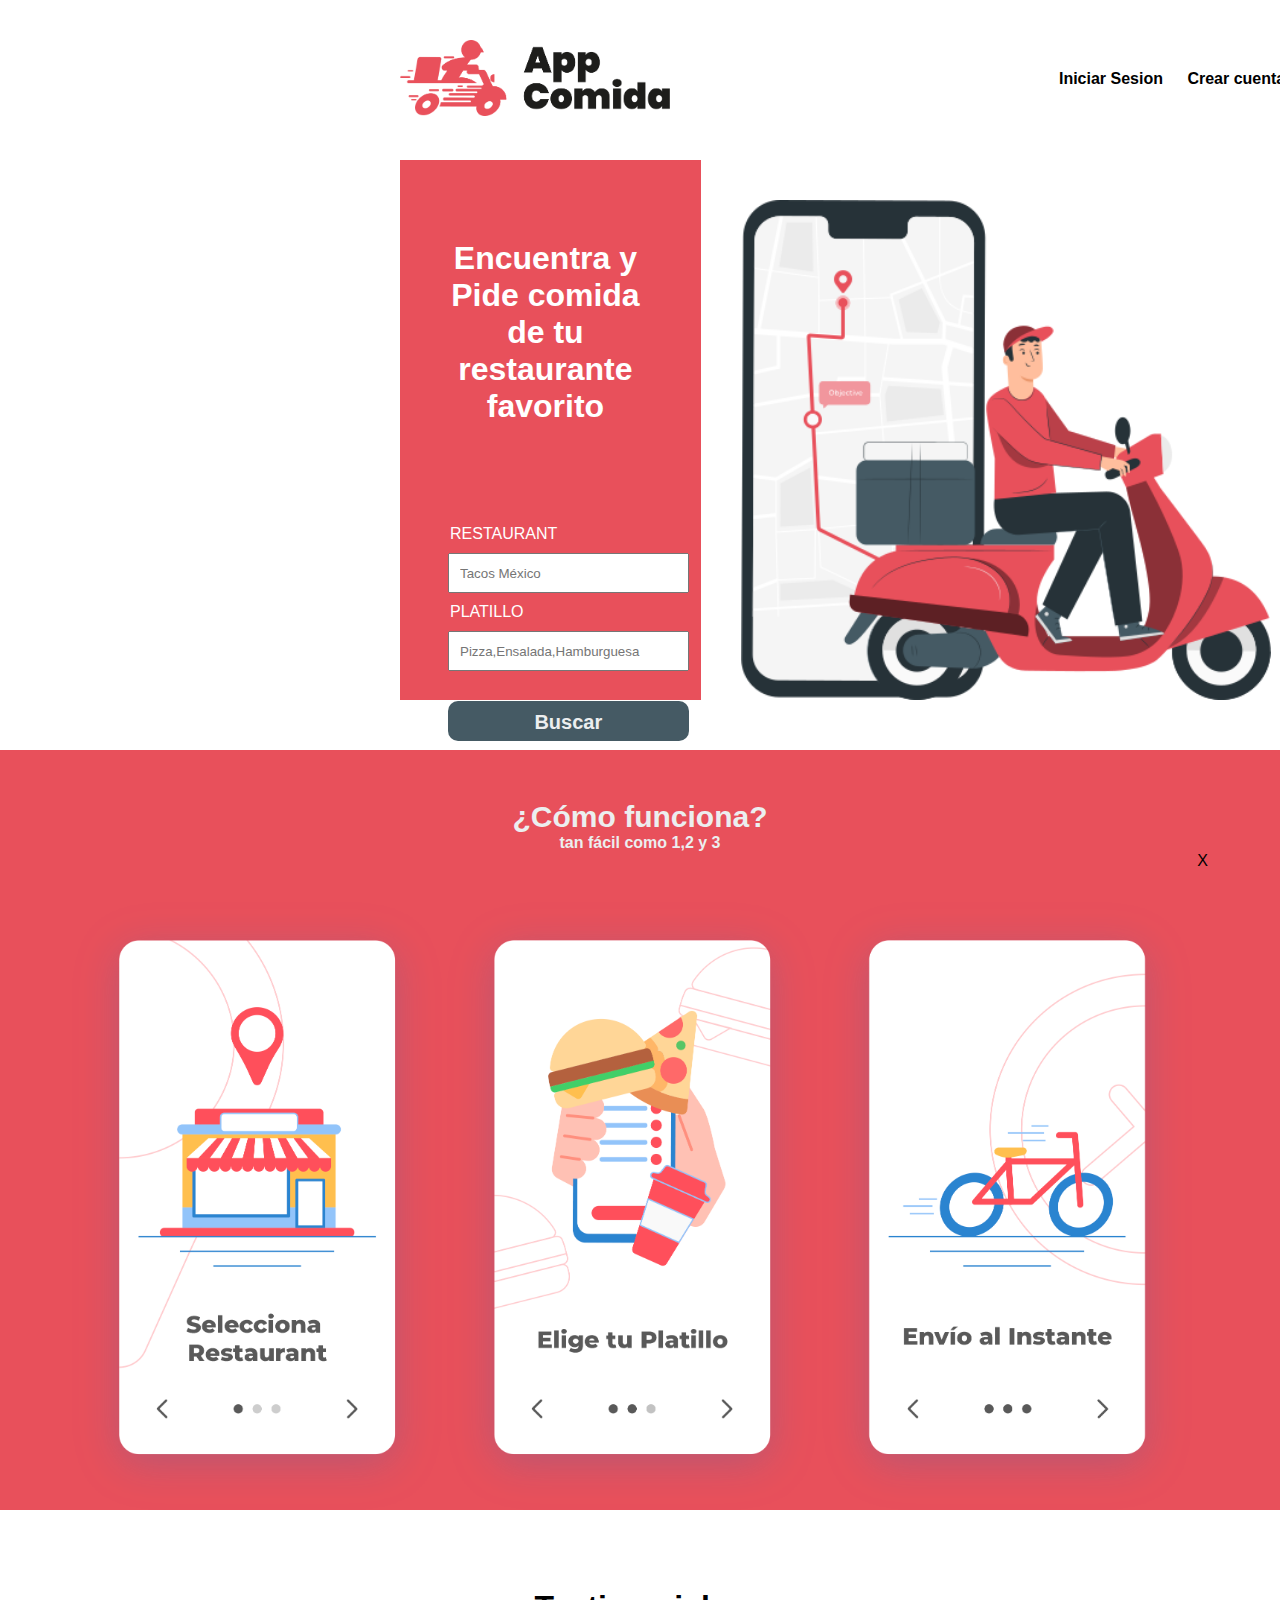
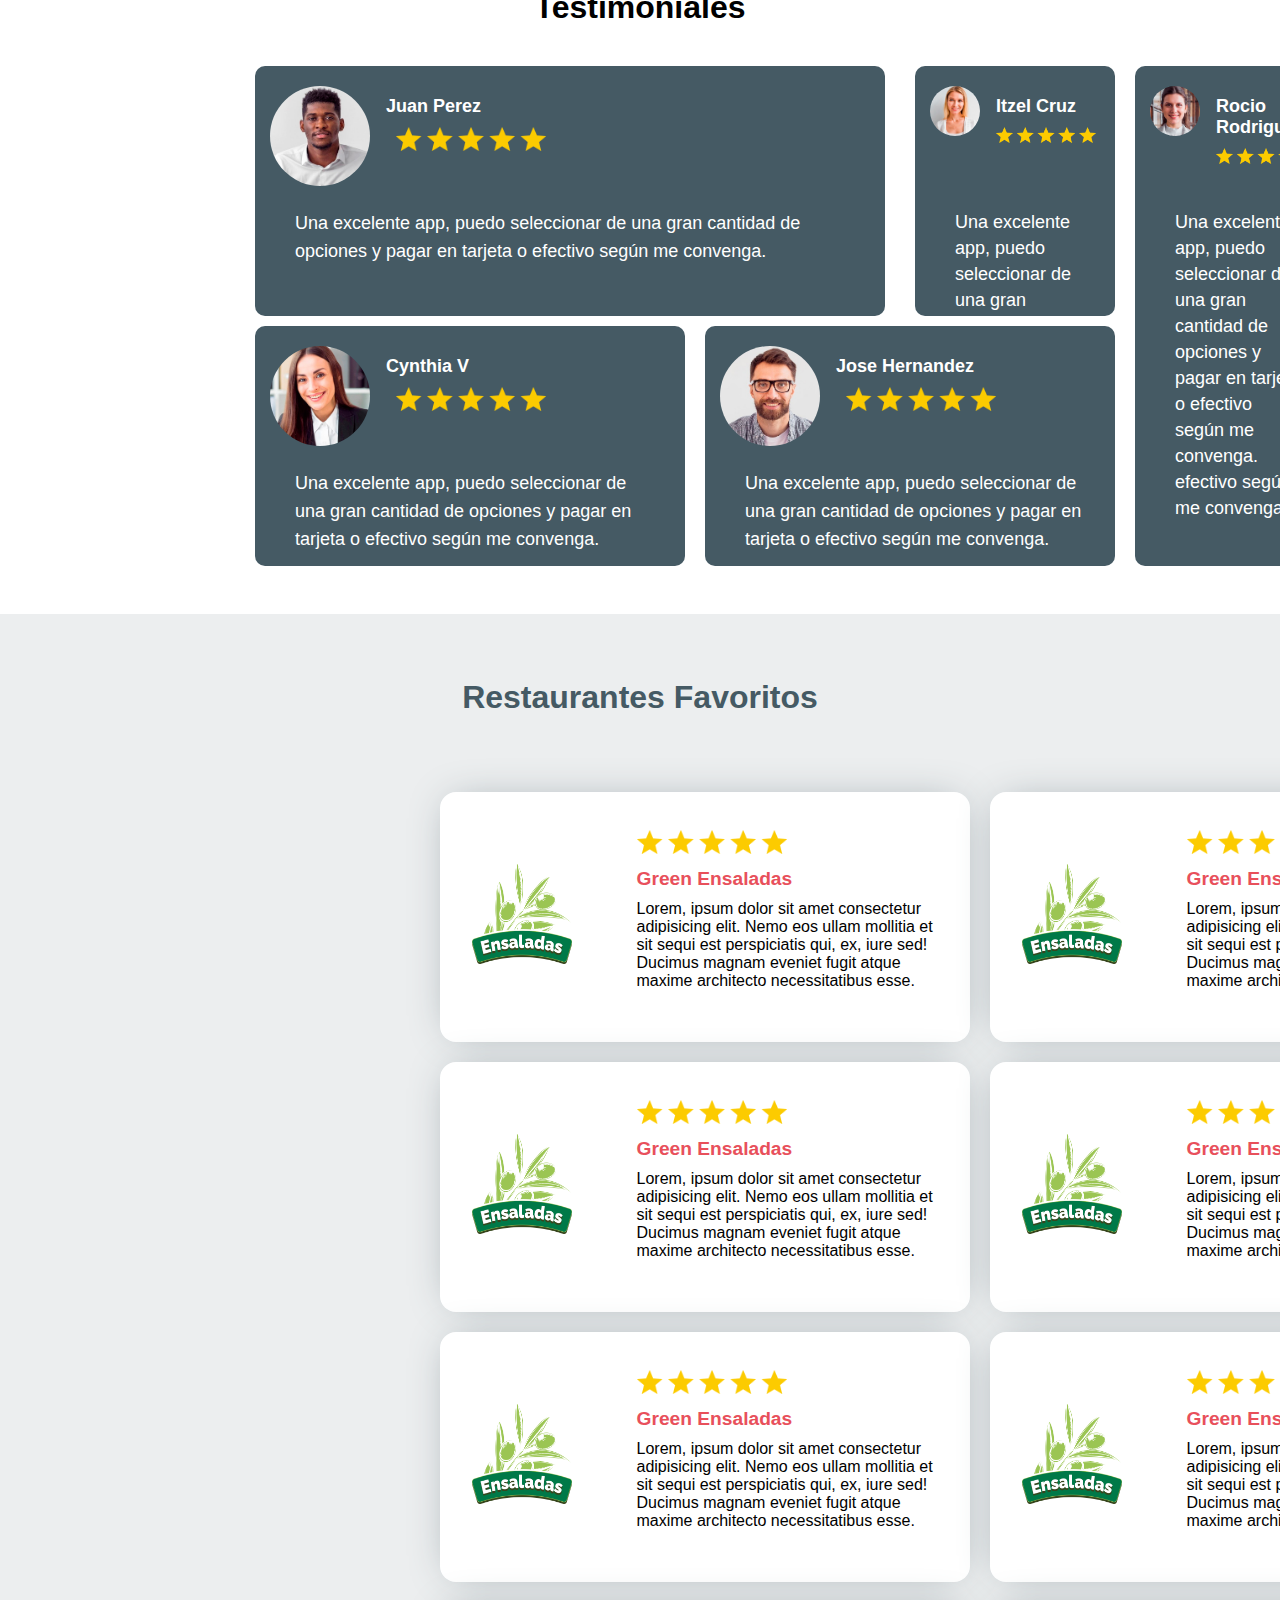
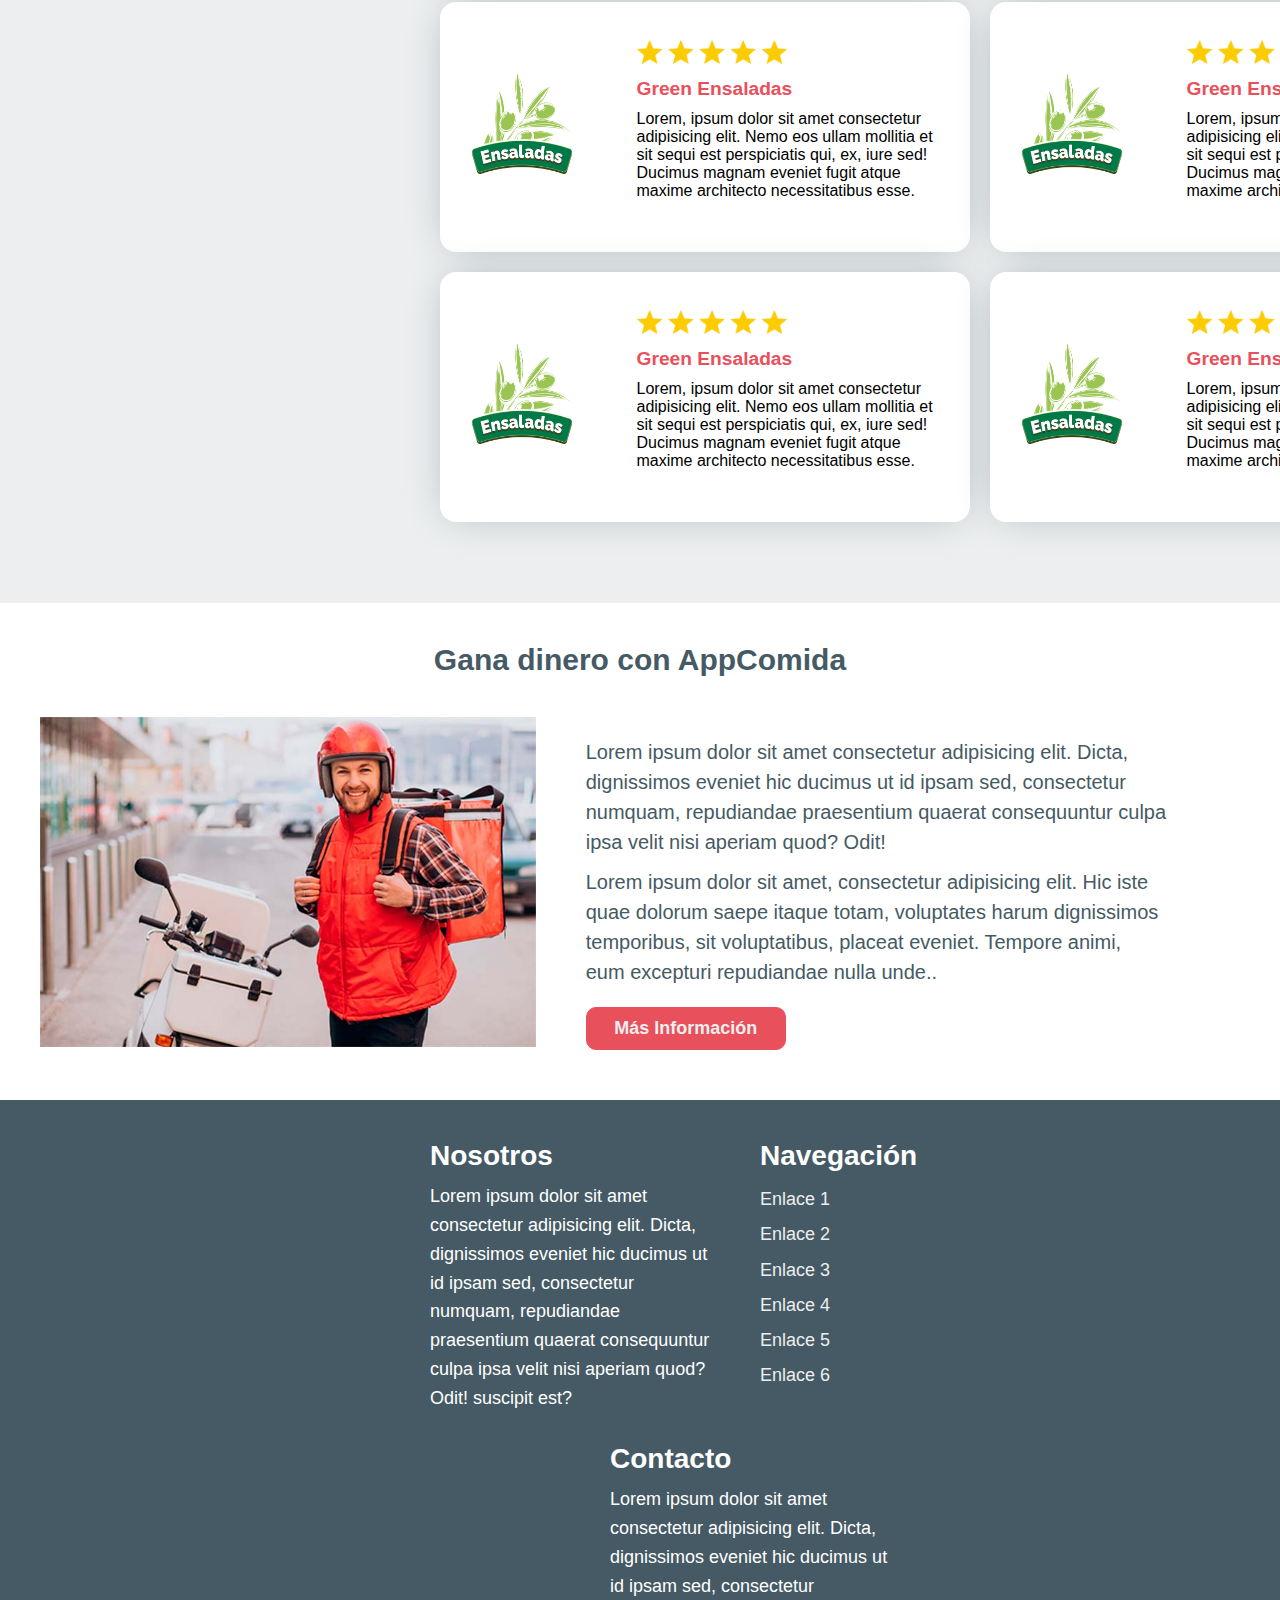
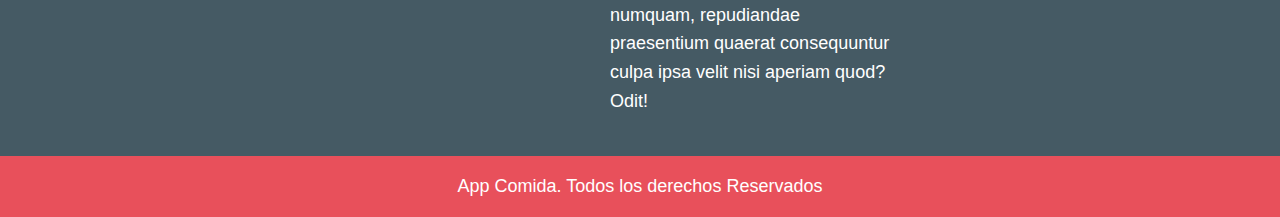
<file: index.html>
<!DOCTYPE html>
<html lang="en">

<head>
    <meta charset="UTF-8">
    <meta http-equiv="X-UA-Compatible" content="IE=edge">
    <meta name="viewport" content="width=device-width, initial-scale=1.0">
    <link rel="stylesheet" href="style.css  ">
    <title>App Delivery</title>
    <link rel="icon" href="EJERCICIOSS6-1/img/logo (1).png" type="image/x-icon">
</head>

<body>

    <header class="header-contenedor">

        <div class="header-img">
            <img src="EJERCICIOSS6-1/img/logo (1).png" alt="" width="270px">
        </div>
        <nav class="navegacion">
            <div class="navegacion_full">
                <a href="#" class="navegacion_link"> Iniciar Sesion</a>
                <a href="#" class="navegacion_link"> Crear cuenta</a>
                <a href="#" class="navegacion_registrar">Registrar Restaurant</a>
            </div>
        </nav>
    </header>
    <main>
        <section class="formulario_contenedor">
            <div class="formulario">
                <h2 class="formulario_cabeza">Encuentra y Pide comida de tu restaurante favorito</h2>
                <form action="#">
                    <div class="formulario_input">
                        <p class="formulario_texto">RESTAURANT</p>
                        <label for="restaurant"></label>
                        <input type="text" placeholder="Tacos México">
                        <p class="formulario_texto">PLATILLO</p>
                        <label for="platillo"></label>
                        <input type="text" placeholder="Pizza,Ensalada,Hamburguesa">
                    </div>
                    <button class="formulario_boton"> Buscar</button>
                </form>
            </div>

            <div class="formulario_imagen_contenedor">
                <img class="formulario_imagen" src="EJERCICIOSS6-1/img/dibujo_repartidor.png" alt="" width="530px">
            </div>
        </section>
        </div>

        <section class="pasos">
            <div class="pasos_contenido">
                <h2 class="pasos_contenido_titulo">¿Cómo funciona?</h2>
                <p class="pasos_contenido_subtitulo"> tan fácil como 1,2 y 3</p>
                <div class="pasos_pasos">
                    <img width="400px" class="pasos_imagenes" src="EJERCICIOSS6-1/img/paso_1.png" alt="paso1">
                    <img width="400px" class="pasos_imagenes" src="EJERCICIOSS6-1/img/paso_2.png" alt="paso_2">
                    <img width="400px" class="pasos_imagenes" src="EJERCICIOSS6-1/img/paso_3.png" alt="paso_3">X
                </div>
            </div>
        </section>
        <section>

            <section class="contenedor_testimoniales">
                <h2 class="testimoniales__heading">Testimoniales</h2>

                <div class="testimoniales__grid">
                    <div class="testimonial">
                        <header class="testimonial__header">
                            <div class="testimonial__imagen">
                                <img class="yara" src="EJERCICIOSS6-1/img/testimonial1.jpg" alt="testimonial"
                                    width="100px" height="100px" />
                            </div>

                            <div class="testimonial__informacion">
                                <p class="testimonial__autor">Juan Perez</p>
                                <img class="testimonial__calificacion" src="EJERCICIOSS6-1/img/estrellas.png"
                                    alt="imagen estrellas" />
                            </div>
                        </header>

                        <p class="testimonial__texto">
                            Una excelente app, puedo seleccionar de una gran cantidad de opciones y
                            pagar en tarjeta o efectivo según me convenga.
                        </p>
                    </div>
                    <!--.testimonial-->

                    <div class="testimonial">
                        <header class="testimonial__header">
                            <div class="testimonial__imagen">
                                <img class="yara" src="EJERCICIOSS6-1/img/testimonial5.jpg" alt="testimonial"
                                    width="50px" height="50px" />
                            </div>

                            <div class="testimonial__informacion_small">
                                <p class="testimonial__autor">Itzel Cruz</p>
                                <img class="testimonial__calificacion" src="EJERCICIOSS6-1/img/estrellas.png"
                                    alt="imagen estrellas" />
                            </div>
                        </header>

                        <p class="testimonial__texto__small">
                            Una excelente app, puedo seleccionar de una gran cantidad.
                        </p>
                    </div>
                    <!--.testimonial-->

                    <div class="testimonial">
                        <header class="testimonial__header">
                            <div class="testimonial__imagen">
                                <img class="yara" src="EJERCICIOSS6-1/img/testimonial4.jpg" alt="testimonial"
                                    height="50px" width="50px" />
                            </div>

                            <div class="testimonial__informacion_small">
                                <p class="testimonial__autor">Rocio<br> Rodriguez</p>
                                <img class="testimonial__calificacion" width="50px"
                                    src="EJERCICIOSS6-1/img/estrellas.png" alt="imagen estrellas" />
                            </div>
                        </header>

                        <p class="testimonial__texto__small">
                            Una excelente app, puedo seleccionar de una gran cantidad de opciones y
                            pagar en tarjeta o efectivo según me convenga. efectivo según me convenga.
                        </p>
                    </div>
                    <!--.testimonial-->

                    <div class="testimonial">
                        <header class="testimonial__header">
                            <div class="testimonial__imagen">
                                <img class="yara" src="EJERCICIOSS6-1/img/testimonial2.jpg" alt="testimonial"
                                    height="100px" width="100px" />
                            </div>

                            <div class="testimonial__informacion">
                                <p class="testimonial__autor">Cynthia V</p>

                                <img class="testimonial__calificacion" src="EJERCICIOSS6-1/img/estrellas.png"
                                    alt="imagen estrellas" />
                            </div>
                        </header>

                        <p class="testimonial__texto">
                            Una excelente app, puedo seleccionar de una gran cantidad de opciones y
                            pagar en tarjeta o efectivo según me convenga.
                        </p>
                    </div>
                    <!--.testimonial-->

                    <div class="testimonial">
                        <header class="testimonial__header">
                            <div class="testimonial__imagen">
                                <img class="yara" src="EJERCICIOSS6-1/img/testimonial3.jpg" alt="testimonial" height="100px 
                                " width="100px" />
                            </div>

                            <div class="testimonial__informacion">
                                <p class="testimonial__autor">Jose Hernandez</p>
                                <img class="testimonial__calificacion" src="EJERCICIOSS6-1/img/estrellas.png"
                                    alt="imagen estrellas" />
                            </div>
                        </header>

                        <p class="testimonial__texto">
                            Una excelente app, puedo seleccionar de una gran cantidad de opciones y
                            pagar en tarjeta o efectivo según me convenga.
                        </p>
                    </div>
                    <!--.testimonial-->
                </div>
            </section>

            <div class="favoritos_contenedor">
                <div class="favoritos">
                    <h2 class="favorito_titulo">Restaurantes Favoritos</h2>
                </div>





                <div class="favoritos_contenedor">
                    <div class="tarjeta">
                        <div class="imagen_contenido">
                            <div class="row">
                                <div class="col-lg-4">
                                    <img src="EJERCICIOSS6-1/img/logo_ensaladas.png" alt="Ensaladas" width="100px"
                                        height="100px">

                                </div>
                                <div class="col-lg-8">
                                    <div class="estrellas"><img src="EJERCICIOSS6-1/img/estrellas.png" alt=""></div>
                                    <h3 class="imagen_nombre">Green Ensaladas</h3>
                                    <p class="imagen_texto">

                                        Lorem, ipsum dolor sit amet consectetur adipisicing elit. Nemo eos ullam
                                        mollitia et sit
                                        sequi est perspiciatis qui, ex, iure sed! Ducimus magnam eveniet fugit atque
                                        maxime
                                        architecto necessitatibus esse.
                                    </p>
                                </div>
                            </div>



                        </div>
                        <div class="imagen_contenido">
                            <div class="row">
                                <div class="col-lg-4">
                                    <img src="EJERCICIOSS6-1/img/logo_ensaladas.png" alt="Ensaladas" width="100px"
                                        height="100px">

                                </div>
                                <div class="col-lg-8">
                                    <div class="estrellas"><img src="EJERCICIOSS6-1/img/estrellas.png" alt=""></div>
                                    <h3 class="imagen_nombre">Green Ensaladas</h3>
                                    <p class="imagen_texto">

                                        Lorem, ipsum dolor sit amet consectetur adipisicing elit. Nemo eos ullam
                                        mollitia et sit
                                        sequi est perspiciatis qui, ex, iure sed! Ducimus magnam eveniet fugit atque
                                        maxime
                                        architecto necessitatibus esse.
                                    </p>
                                </div>
                            </div>



                        </div>
                        <div class="imagen_contenido">
                            <div class="row">
                                <div class="col-lg-4">
                                    <img src="EJERCICIOSS6-1/img/logo_ensaladas.png" alt="Ensaladas" width="100px"
                                        height="100px">

                                </div>
                                <div class="col-lg-8">
                                    <div class="estrellas"><img src="EJERCICIOSS6-1/img/estrellas.png" alt=""></div>
                                    <h3 class="imagen_nombre">Green Ensaladas</h3>
                                    <p class="imagen_texto">

                                        Lorem, ipsum dolor sit amet consectetur adipisicing elit. Nemo eos ullam
                                        mollitia et sit
                                        sequi est perspiciatis qui, ex, iure sed! Ducimus magnam eveniet fugit atque
                                        maxime
                                        architecto necessitatibus esse.
                                    </p>
                                </div>
                            </div>



                        </div>
                        <div class="imagen_contenido">
                            <div class="row">
                                <div class="col-lg-4">
                                    <img src="EJERCICIOSS6-1/img/logo_ensaladas.png" alt="Ensaladas" width="100px"
                                        height="100px">

                                </div>
                                <div class="col-lg-8">
                                    <div class="estrellas"><img src="EJERCICIOSS6-1/img/estrellas.png" alt=""></div>
                                    <h3 class="imagen_nombre">Green Ensaladas</h3>
                                    <p class="imagen_texto">

                                        Lorem, ipsum dolor sit amet consectetur adipisicing elit. Nemo eos ullam
                                        mollitia et sit
                                        sequi est perspiciatis qui, ex, iure sed! Ducimus magnam eveniet fugit atque
                                        maxime
                                        architecto necessitatibus esse.
                                    </p>
                                </div>
                            </div>



                        </div>
                        <div class="imagen_contenido">
                            <div class="row">
                                <div class="col-lg-4">
                                    <img src="EJERCICIOSS6-1/img/logo_ensaladas.png" alt="Ensaladas" width="100px"
                                        height="100px">

                                </div>
                                <div class="col-lg-8">
                                    <div class="estrellas"><img src="EJERCICIOSS6-1/img/estrellas.png" alt=""></div>
                                    <h3 class="imagen_nombre">Green Ensaladas</h3>
                                    <p class="imagen_texto">

                                        Lorem, ipsum dolor sit amet consectetur adipisicing elit. Nemo eos ullam
                                        mollitia et sit
                                        sequi est perspiciatis qui, ex, iure sed! Ducimus magnam eveniet fugit atque
                                        maxime
                                        architecto necessitatibus esse.
                                    </p>
                                </div>
                            </div>



                        </div>
                        <div class="imagen_contenido">
                            <div class="row">
                                <div class="col-lg-4">
                                    <img src="EJERCICIOSS6-1/img/logo_ensaladas.png" alt="Ensaladas" width="100px"
                                        height="100px">

                                </div>
                                <div class="col-lg-8">
                                    <div class="estrellas"><img src="EJERCICIOSS6-1/img/estrellas.png" alt=""></div>
                                    <h3 class="imagen_nombre">Green Ensaladas</h3>
                                    <p class="imagen_texto">

                                        Lorem, ipsum dolor sit amet consectetur adipisicing elit. Nemo eos ullam
                                        mollitia et sit
                                        sequi est perspiciatis qui, ex, iure sed! Ducimus magnam eveniet fugit atque
                                        maxime
                                        architecto necessitatibus esse.
                                    </p>
                                </div>
                            </div>



                        </div>
                        
                        <div class="imagen_contenido">
                            <div class="row">
                                <div class="col-lg-4">
                                    <img src="EJERCICIOSS6-1/img/logo_ensaladas.png" alt="Ensaladas" width="100px"
                                        height="100px">

                                </div>
                                <div class="col-lg-8">
                                    <div class="estrellas"><img src="EJERCICIOSS6-1/img/estrellas.png" alt=""></div>
                                    <h3 class="imagen_nombre">Green Ensaladas</h3>
                                    <p class="imagen_texto">

                                        Lorem, ipsum dolor sit amet consectetur adipisicing elit. Nemo eos ullam
                                        mollitia et sit
                                        sequi est perspiciatis qui, ex, iure sed! Ducimus magnam eveniet fugit atque
                                        maxime
                                        architecto necessitatibus esse.
                                    </p>
                                </div>
                            </div>

                        </div>
                        <div class="imagen_contenido">
                            <div class="row">
                                <div class="col-lg-4">
                                    <img src="EJERCICIOSS6-1/img/logo_ensaladas.png" alt="Ensaladas" width="100px"
                                        height="100px">

                                </div>
                                <div class="col-lg-8">
                                    <div class="estrellas"><img src="EJERCICIOSS6-1/img/estrellas.png" alt=""></div>
                                    <h3 class="imagen_nombre">Green Ensaladas</h3>
                                    <p class="imagen_texto">

                                        Lorem, ipsum dolor sit amet consectetur adipisicing elit. Nemo eos ullam
                                        mollitia et sit
                                        sequi est perspiciatis qui, ex, iure sed! Ducimus magnam eveniet fugit atque
                                        maxime
                                        architecto necessitatibus esse.
                                    </p>
                                </div>
                            </div>



                        </div>
                        <div class="imagen_contenido">
                            <div class="row">
                                <div class="col-lg-4">
                                    <img src="EJERCICIOSS6-1/img/logo_ensaladas.png" alt="Ensaladas" width="100px"
                                        height="100px">

                                </div>
                                <div class="col-lg-8">
                                    <div class="estrellas"><img src="EJERCICIOSS6-1/img/estrellas.png" alt=""></div>
                                    <h3 class="imagen_nombre">Green Ensaladas</h3>
                                    <p class="imagen_texto">

                                        Lorem, ipsum dolor sit amet consectetur adipisicing elit. Nemo eos ullam
                                        mollitia et sit
                                        sequi est perspiciatis qui, ex, iure sed! Ducimus magnam eveniet fugit atque
                                        maxime
                                        architecto necessitatibus esse.
                                    </p>
                                </div>
                            </div>



                        </div>
                        <div class="imagen_contenido">
                            <div class="row">
                                <div class="col-lg-4">
                                    <img src="EJERCICIOSS6-1/img/logo_ensaladas.png" alt="Ensaladas" width="100px"
                                        height="100px">

                                </div>
                                <div class="col-lg-8">
                                    <div class="estrellas"><img src="EJERCICIOSS6-1/img/estrellas.png" alt=""></div>
                                    <h3 class="imagen_nombre">Green Ensaladas</h3>
                                    <p class="imagen_texto">

                                        Lorem, ipsum dolor sit amet consectetur adipisicing elit. Nemo eos ullam
                                        mollitia et sit
                                        sequi est perspiciatis qui, ex, iure sed! Ducimus magnam eveniet fugit atque
                                        maxime
                                        architecto necessitatibus esse.
                                    </p>
                                </div>
                            </div>



                        </div>


                    </div>


                </div>
        </section>

        <!-- RESTAURANTES FAVORITOSS -->


        <section class="repartidores">
            <h2 class="repartidores_titulo">Gana dinero con AppComida</h2>
            <div class="repartidores_1">

                <img src="EJERCICIOSS6-1/img/repartidor.jpg" alt="" width="500px" height="330px">

                <div class="repartidores_texto">
                    <p class="repartidores_texto-1">Lorem ipsum dolor sit amet consectetur adipisicing elit. Dicta,
                        dignissimos eveniet hic ducimus ut id ipsam sed, consectetur numquam, repudiandae praesentium
                        quaerat consequuntur culpa ipsa velit nisi aperiam quod? Odit!</p>
                    <p class="repartidores_texto-2">Lorem ipsum dolor sit amet, consectetur adipisicing elit. Hic iste
                        quae dolorum saepe itaque totam, voluptates harum dignissimos temporibus, sit voluptatibus,
                        placeat eveniet. Tempore animi, eum excepturi repudiandae nulla unde..</p>
                    <button class="repartidores_enlace">Más Información</button>
                </div>
            </div>

        </section>
    </main>
    <footer class="footer">
        <div class="footer_contenedor">
            <div class="footer_grid">
                <h3 class="footer_header">Nosotros</h3>
                <p class="footer_texto">Lorem ipsum dolor sit amet consectetur adipisicing elit. Dicta, dignissimos
                    eveniet hic ducimus ut id ipsam sed, consectetur numquam, repudiandae praesentium quaerat
                    consequuntur culpa ipsa velit nisi aperiam quod? Odit!
                    suscipit est?</p>
            </div>


            <div class="footer__widget">
                <h3 class="footer_header">Navegación</h3>
                <nav class="footer__nav">
                    <a href="#" class="footer__link">Enlace 1</a>
                    <a href="#" class="footer__link">Enlace 2</a>
                    <a href="#" class="footer__link">Enlace 3</a>
                    <a href="#" class="footer__link">Enlace 4</a>
                    <a href="#" class="footer__link">Enlace 5</a>
                    <a href="#" class="footer__link">Enlace 6</a>
                </nav>
            </div>

            <div class="footer_contacto">
                <h3 class="footer_header">Contacto</h3>
                <p class="footer_texto">Lorem ipsum dolor sit amet consectetur adipisicing elit. Dicta, dignissimos
                    eveniet hic ducimus ut id ipsam sed, consectetur numquam, repudiandae praesentium quaerat
                    consequuntur culpa ipsa velit nisi aperiam quod? Odit!</p>
            </div>
        </div>
        <div class="fooder_text">
            <p class="footer__copyright">App Comida. Todos los derechos Reservados</p>
        </div>

    </footer>
</body>

</html>
</file>
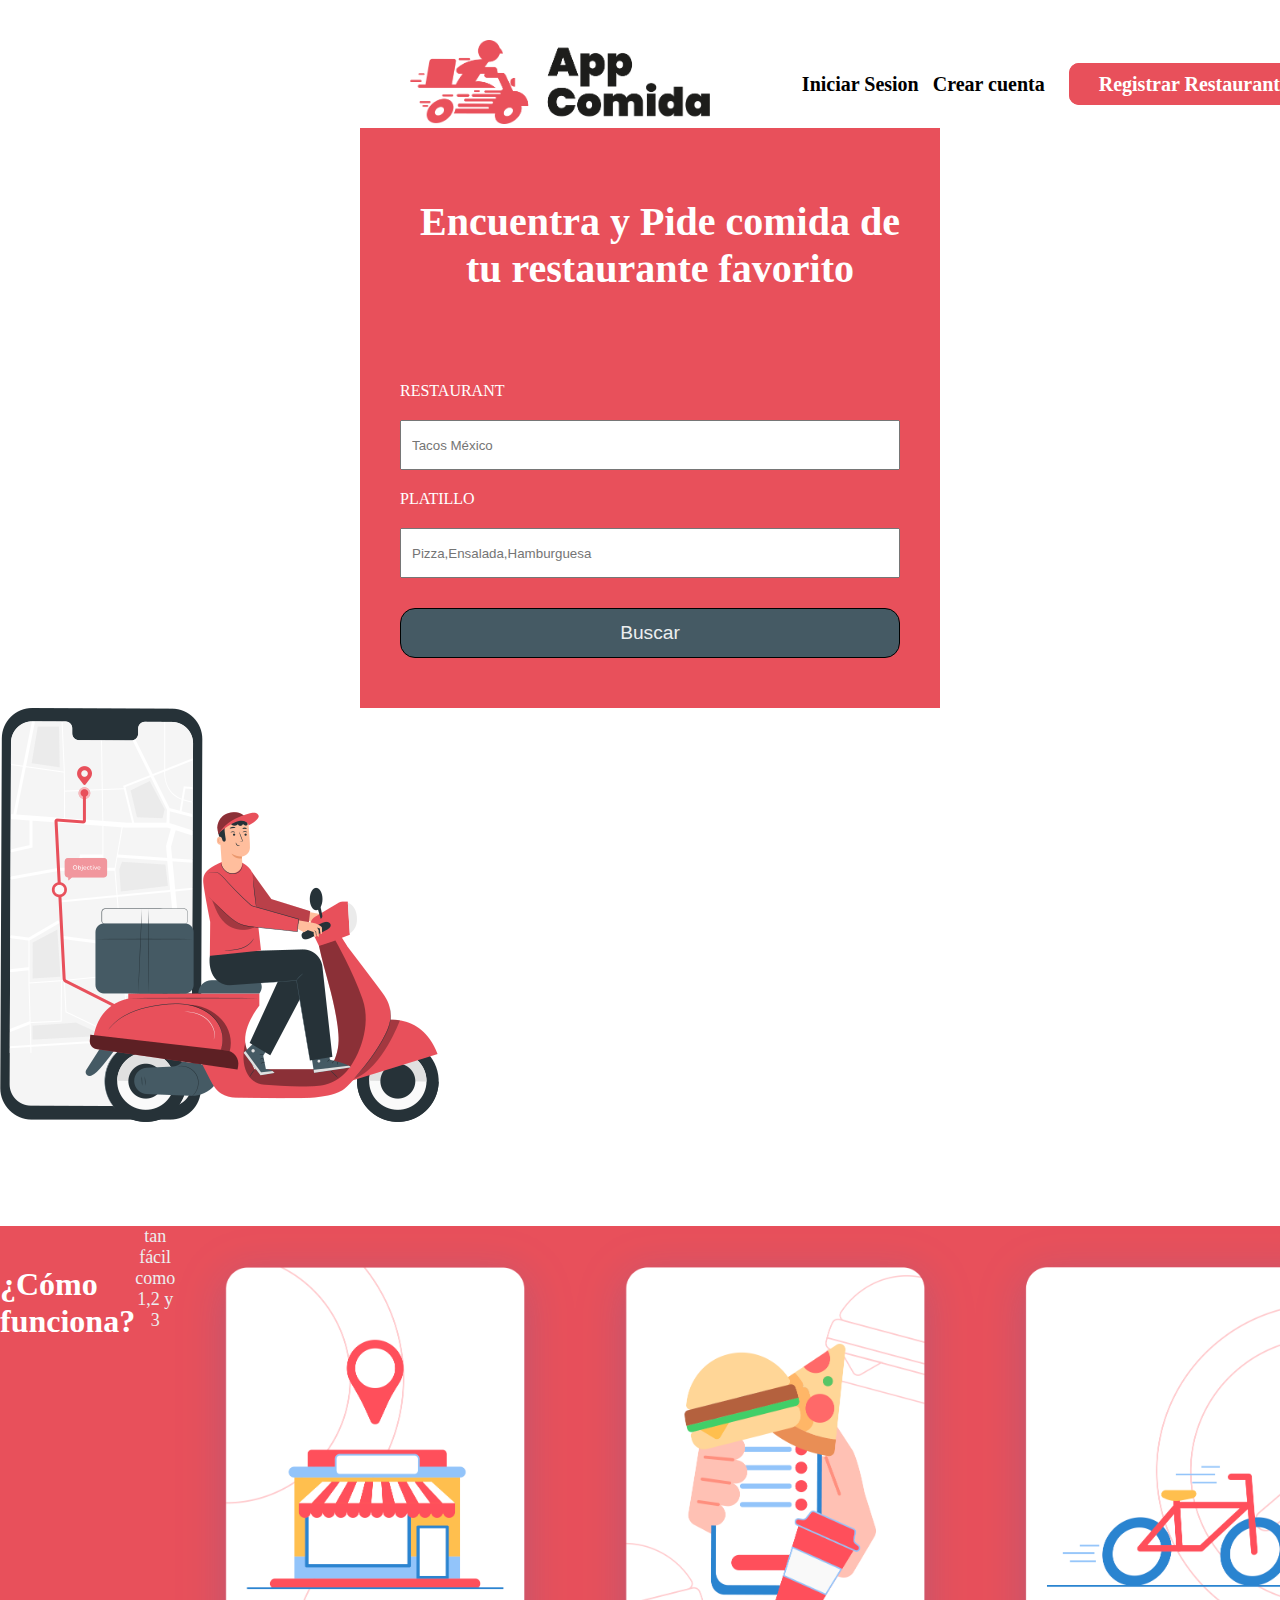
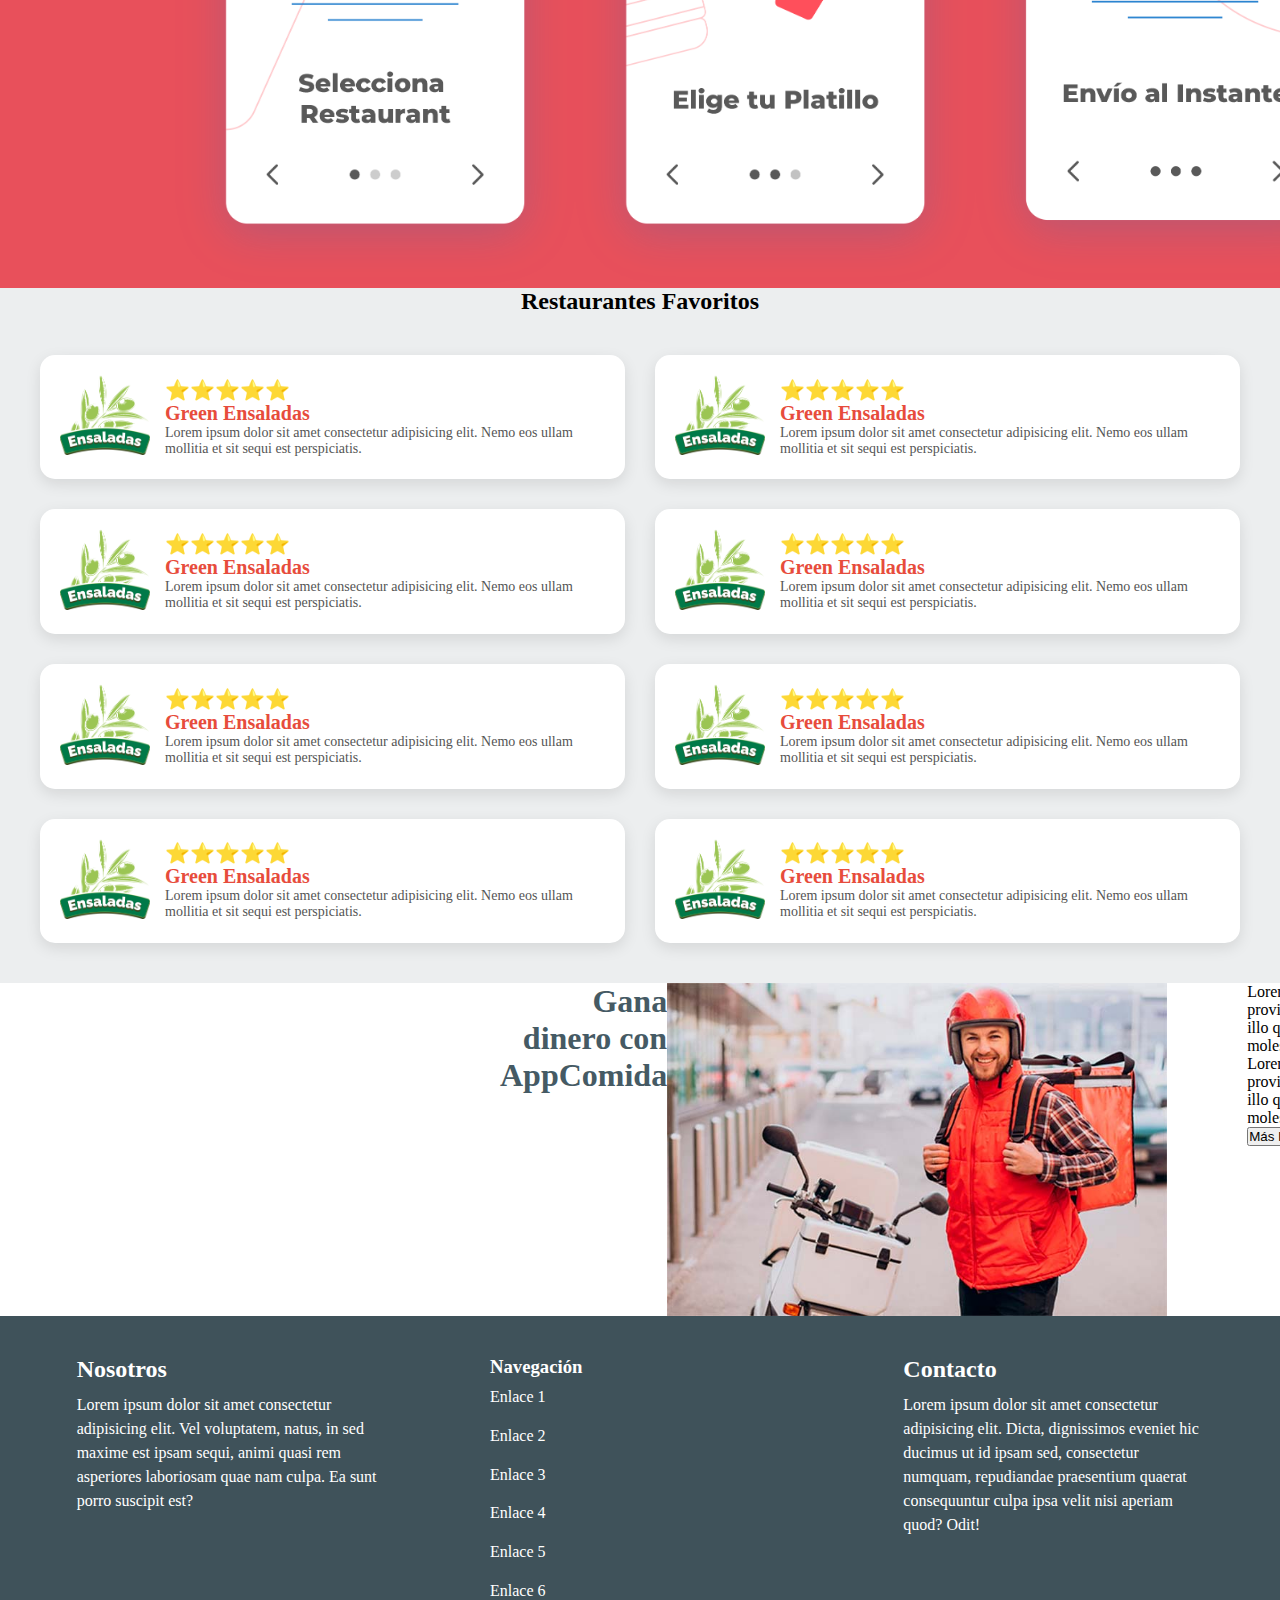
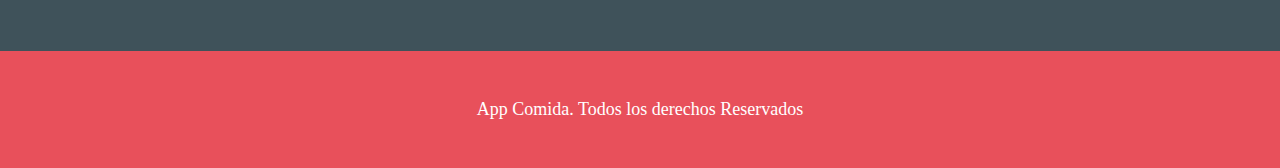
<file: EJERCICIOSS6-1/index.html>
<!DOCTYPE html>
<html lang="en">

<head>
    <meta charset="UTF-8">
    <meta http-equiv="X-UA-Compatible" content="IE=edge">
    <meta name="viewport" content="width=device-width, initial-scale=1.0">
    <link rel="stylesheet" href="style.css  ">
    <title>App Delivery</title>
    <link rel="icon" href="/EJERCICIOSS6-1/img/logo (1).png" type="image/x-icon">
</head>

<body>

    <header class="header-contenedor">

        <div class="header-img">
            <img src="/EJERCICIOSS6-1/img/logo (1).png" alt="" width="300px">
        </div>
        <nav class="navegacion">
            <div class="navegacion_full">
                <a href="#" class="navegacion_link"> Iniciar Sesion</a>
                <a href="#" class="navegacion_link"> Crear cuenta</a>
                <a href="#" class="navegacion_registrar">Registrar Restaurant</a>
            </div>
        </nav>
    </header>
    <main>
        <section class="formulario_contenedor">
            <div class="formulario">
                <h2 class="formulario_cabeza">Encuentra y Pide comida de tu restaurante favorito</h2>
                <form action="#">
                    <div class="formulario_input">
                        <p class="formulario_texto">RESTAURANT</p>
                        <label for="restaurant"></label>
                        <input type="text" placeholder="Tacos México">
                        <p class="formulario_texto">PLATILLO</p>
                        <label for="platillo"></label>
                        <input type="text" placeholder="Pizza,Ensalada,Hamburguesa">
                    </div>
                    <button class="formulario_boton"> Buscar</button>
                </form>
            </div>

            <div class="formulario_imagen_contenedor">
                <img class="formulario_imagen" src="/EJERCICIOSS6-1/img/dibujo_repartidor.png" alt="">
            </div>
        </section>
        </div>
        <section class="pasos">
            <div class="pasos_contenido">
                <h2 class="pasos_contenido_titulo">¿Cómo funciona?</h2>
                <p class="pasos_contenido_subtitulo"> tan fácil como 1,2 y 3</p>
                <div class="pasos_pasos">
                    <img width="400px" class="pasos_imagenes" src="/EJERCICIOSS6-1/img/paso_1.png" alt="paso1">
                </div>
                <div class="pasos_pasos">
                    <img width="400px" class="pasos_imagenes" src="/EJERCICIOSS6-1/img/paso_2.png" alt="paso_2">
                </div>
                <div class="pasos_pasos">
                    <img width="400px" class="pasos_imagenes" src="/EJERCICIOSS6-1/img/paso_3.png" alt="paso_3">

                </div>
            </div>
        </section>
        <section>
            <div class="fnd">
                <h2 class="favorito_titulo">Restaurantes Favoritos</h2>
            </div>
            <div class="favoritos_contenedor">
                <div class="tarjeta">
                    <div class="favorito_imagen">
                        <img src="/EJERCICIOSS6-1/img/logo_ensaladas.png" alt="Ensaladas">
                    </div>
                    <div class="imagen_contenido">
                        <div class="estrellas">⭐⭐⭐⭐⭐</div>
                        <h3 class="imagen_nombre">Green Ensaladas</h3>
                        <p class="imagen_texto">
                            Lorem ipsum dolor sit amet consectetur adipisicing elit.
                            Nemo eos ullam mollitia et sit sequi est perspiciatis.
                        </p>
                    </div>
                </div>
                <div class="tarjeta">
                    <div class="favorito_imagen">
                        <img src="/EJERCICIOSS6-1/img/logo_ensaladas.png" alt="Ensaladas">
                    </div>
                    <div class="imagen_contenido">
                        <div class="estrellas">⭐⭐⭐⭐⭐</div>
                        <h3 class="imagen_nombre">Green Ensaladas</h3>
                        <p class="imagen_texto">
                            Lorem ipsum dolor sit amet consectetur adipisicing elit.
                            Nemo eos ullam mollitia et sit sequi est perspiciatis.
                        </p>
                    </div>
                </div>
                <div class="tarjeta">
                    <div class="favorito_imagen">
                        <img src="/EJERCICIOSS6-1/img/logo_ensaladas.png" alt="Ensaladas">
                    </div>
                    <div class="imagen_contenido">
                        <div class="estrellas">⭐⭐⭐⭐⭐</div>
                        <h3 class="imagen_nombre">Green Ensaladas</h3>
                        <p class="imagen_texto">
                            Lorem ipsum dolor sit amet consectetur adipisicing elit.
                            Nemo eos ullam mollitia et sit sequi est perspiciatis.
                        </p>
                    </div>
                </div>
                <div class="tarjeta">
                    <div class="favorito_imagen">
                        <img src="/EJERCICIOSS6-1/img/logo_ensaladas.png" alt="Ensaladas">
                    </div>
                    <div class="imagen_contenido">
                        <div class="estrellas">⭐⭐⭐⭐⭐</div>
                        <h3 class="imagen_nombre">Green Ensaladas</h3>
                        <p class="imagen_texto">
                            Lorem ipsum dolor sit amet consectetur adipisicing elit.
                            Nemo eos ullam mollitia et sit sequi est perspiciatis.
                        </p>
                    </div>
                </div>
                <div class="tarjeta">
                    <div class="favorito_imagen">
                        <img src="/EJERCICIOSS6-1/img/logo_ensaladas.png" alt="Ensaladas">
                    </div>
                    <div class="imagen_contenido">
                        <div class="estrellas">⭐⭐⭐⭐⭐</div>
                        <h3 class="imagen_nombre">Green Ensaladas</h3>
                        <p class="imagen_texto">
                            Lorem ipsum dolor sit amet consectetur adipisicing elit.
                            Nemo eos ullam mollitia et sit sequi est perspiciatis.
                        </p>
                    </div>
                </div>

                <div class="tarjeta">
                    <div class="favorito_imagen">
                        <img src="/EJERCICIOSS6-1/img/logo_ensaladas.png" alt="Ensaladas">
                    </div>
                    <div class="imagen_contenido">
                        <div class="estrellas">⭐⭐⭐⭐⭐</div>
                        <h3 class="imagen_nombre">Green Ensaladas</h3>
                        <p class="imagen_texto">
                            Lorem ipsum dolor sit amet consectetur adipisicing elit.
                            Nemo eos ullam mollitia et sit sequi est perspiciatis.
                        </p>
                    </div>
                </div>

                <div class="tarjeta">
                    <div class="favorito_imagen">
                        <img src="/EJERCICIOSS6-1/img/logo_ensaladas.png" alt="Ensaladas">
                    </div>
                    <div class="imagen_contenido">
                        <div class="estrellas">⭐⭐⭐⭐⭐</div>
                        <h3 class="imagen_nombre">Green Ensaladas</h3>
                        <p class="imagen_texto">
                            Lorem ipsum dolor sit amet consectetur adipisicing elit.
                            Nemo eos ullam mollitia et sit sequi est perspiciatis.
                        </p>
                    </div>
                </div>

                <div class="tarjeta">
                    <div class="favorito_imagen">
                        <img src="/EJERCICIOSS6-1/img/logo_ensaladas.png" alt="Ensaladas">
                    </div>
                    <div class="imagen_contenido">
                        <div class="estrellas">⭐⭐⭐⭐⭐</div>
                        <h3 class="imagen_nombre">Green Ensaladas</h3>
                        <p class="imagen_texto">
                            Lorem ipsum dolor sit amet consectetur adipisicing elit.
                            Nemo eos ullam mollitia et sit sequi est perspiciatis.
                        </p>
                    </div>
                </div>
            </div>
        </section>

        <!-- RESTAURANTES FAVORITOSS -->


        <section class="repartidores">
            <h2 class="repartidores_titulo">Gana dinero con AppComida</h2>
            <div class="repartidores_imagen">
                <img src="/EJERCICIOSS6-1/img/repartidor.jpg" alt="" width="500px">
            </div>
            <div class="">
                <p class="repartidores_texto">Lorem ipsum dolor sit amet consectetur adipisicing elit. A quisquam quo
                    provident, minus ipsum exercitationem commodi, laboriosam reiciendis illo quos quae. Esse architecto
                    delectus quibusdam nesciunt earum molestias necessitatibus commodi.</p>
                <p class="repartidores_texto">Lorem ipsum dolor sit amet consectetur adipisicing elit. A quisquam quo
                    provident, minus ipsum exercitationem commodi, laboriosam reiciendis illo quos quae. Esse architecto
                    delectus quibusdam nesciunt earum molestias necessitatibus commodi.</p>
                <button class="repartidores_enlace">Más Información</button>
            </div>
        </section>
    </main>
    <footer class="footer">
        <div class="footer_contenedor">
            <div class="footer_grid">
                <h3 class="footer_header">Nosotros</h3>
                <p class="footer_texto">Lorem ipsum dolor sit amet consectetur adipisicing elit. Vel voluptatem, natus,
                    in sed maxime est ipsam sequi, animi quasi rem asperiores laboriosam quae nam culpa. Ea sunt porro
                    suscipit est?</p>
            </div>


            <div class="footer__widget">
                <h3 class="footer__header">Navegación</h3>
                <nav class="footer__nav">
                    <a href="#" class="footer__link">Enlace 1</a>
                    <a href="#" class="footer__link">Enlace 2</a>
                    <a href="#" class="footer__link">Enlace 3</a>
                    <a href="#" class="footer__link">Enlace 4</a>
                    <a href="#" class="footer__link">Enlace 5</a>
                    <a href="#" class="footer__link">Enlace 6</a>
                </nav>
            </div>

            <div class="footer_contacto">
                <h3 class="footer_header">Contacto</h3>
                <p class="footer_texto">Lorem ipsum dolor sit amet consectetur adipisicing elit. Dicta, dignissimos
                    eveniet hic ducimus ut id ipsam sed, consectetur numquam, repudiandae praesentium quaerat
                    consequuntur culpa ipsa velit nisi aperiam quod? Odit!</p>
            </div>
        </div>
        <div class="fooder_text">
            <p class="footer__copyright">App Comida. Todos los derechos Reservados</p>
        </div>

    </footer>
</body>

</html>
</file>
<file: style.css>
* {
    margin: 0;
    padding: 0;
    box-sizing: border-box;
    font-family: 'Roboto', sans-serif;
}

body {
    font-family: sans-serif;
    ;
}

.header-contenedor {
    display: flex;
    margin-top: 40px;
    width: 95%;
    margin-left: 400px;
    height: 100%;
    max-width: 1100px;
    justify-content: space-between;

}

.navegacion {
    padding-top: 30px;
}

.navegacion_link,
.navegacion_registrar {
    text-decoration: none;
    color: #000;
    padding: 10px;
    ;
    font-size: 16px;
    font-weight: bold;

}

.navegacion_registrar {
    color: #fff;
    background-color: #e8505b;
    border: 1px solid #e8505b;
    border-radius: 10px;
    padding-left: 20px;
    padding-right: 20px;
}

/* FORMULARIO Y LA IMAGEN  */
.formulario_contenedor {
    margin-top: 40px;
    display: flex;

}

.formulario {
    width: 530px;
    height: 540px;
    background-color: #e8505b;
    color: #fff;

    margin-left: 400px;
}

.formulario_imagen_contenedor {
    margin-left: 40px;
    margin-top: 40px;
    width: 950px;
    height: 550px;


}

.formulario_cabeza {
    font-size: 2rem;
    padding-top: 5rem;
    padding-left: 40px;
    padding-right: 50px;
    text-align: center;
    padding-bottom: 90px;
}

.formulario_input input,
.formulario_boton {
    height: 40px;
    width: 80%;
    padding: 10px;
    font-weight: normal;
    margin-left: 3rem;
}

.formulario_input p {
    padding-top: 10px;
    padding-left: 50px;
    padding-bottom: 10px;
}

.formulario_boton {
    margin-top: 30px;
    border: 1px #455a64;
    border-radius: 10px;
    color: #eceeef;
    background-color: #455a64;
    font-weight: bold;
    font-size: 20px;
}

/* COMO FUNCIONA */
.pasos {
    width: 100%;
    height: 100%;
    background-color: #e8505b;
}

.pasos_contenido_titulo,
.pasos_contenido_subtitulo {
    text-align: center;
    color: #eceeef;
    font-weight: bold;
}

.pasos_contenido_titulo {
    padding-top: 50px;
    font-size: 30px;
}

.pasos_pasos {
    display: flex;
    justify-content: center;
    gap: 5px;
}

.pasos_pasos img {
    width: 370px;
    max-width: 100%;
    margin-top: 50px;
}

/* RESTAURANTE FAVORITO */




.estrellas img {
    width: 150px;

}

.imagen_nombre {
    font-size: 1.2em;
    margin: 10px 0;
    color: #e8505b;
}


/* TESTIMONIALES */

.testimoniales__grid {
    display: grid;
    margin-left: 18%;
    margin-right: 440px;
    column-gap: 20px;

}

.testimonial {
    width: 100%;
    background-color: #455a64;

    margin-bottom: 2rem;
    border-radius: 10px;
    color: #ffffff;
    margin-bottom: 10px;
}

.testimonial:nth-child(1) {
    grid-column: 1/4;
    height: 250px;
    width: 630px;

}

.testimonial__imagen {

    height: 100pt;

}

.yara img {
    border-radius: 50%;
}

.testimonial__texto {
    font-size: 24px;
    padding-left: 40px;
    padding-right: 30px;
    padding-bottom: 10px;
    line-height: 28px;




    color: #ffffff;
}

.testimonial__header {
    display: flex;
    gap: 1rem;
    padding-top: 10px;


}


.testimonial:nth-child(4) {
    grid-column: 1/3;
    height: 240px;
    width: 430px;
}

.testimonial:nth-child(5) {

    grid-column: 3/5;
    height: 240px;
    width: 410px;

}

.testimonial:nth-child(3) {
    grid-column: 5/6;
    padding-bottom: 500px;
    grid-row: 1/3;
    width: 200px;
    height: 400px;


}

.testimonial:nth-child(3) p,
.testimonial:nth-child(1) p,
.testimonial:nth-child(2) p,
.testimonial:nth-child(4) p,
.testimonial:nth-child(5) p {
    font-size: 18px;
}

.testimonial:nth-child(2) {
    height: 250px;
    width: 200px;
}

.testimoniales__heading {
    font-size: 2rem;
    color: #000;
    margin-bottom: 40px;
    margin-top: 40px;
    text-align: center;

}

.yara {
    border-radius: 50%;
    margin-top: 10px;
    margin-left: 15px;

}

.testimonial__informacion img {
    width: 160px;
    padding-left: 10px;
    padding-top: 10px;
}

.testimonial__informacion_small img {
    width: 100px;
    padding-top: 10px;
}

.testimonial__autor {
    padding-top: 20px;
    font-weight: bold;
}

.testimonial__texto__small {
    line-height: 26px;
    padding-left: 40px;
    padding-right: 30px;

}

/* GAAN DINERO CON APPCOMIDA */
.repartidores_titulo {
    text-align: center;
    margin-top: 40px;
    margin-bottom: 40px;
    color: #455a64;
    font-size: 30px;
}

.repartidores_1 {
    display: flex;
    max-width: 1200px;
    margin: 0 auto;
    gap: 30px;
    line-height: 20px;
    height: 100%;


}

.repartidores_enlace {
    margin-top: 20px;
    margin-left: 20px;
    text-decoration: none;
    color: #eceeef;
    background-color: #e8505b;
    width: 200px;
    padding: 10px;
    border: 1px solid #e8505b;
    border-radius: 10px;
    font-size: 18px;
    cursor: pointer;
    font-weight: bold;
}

.repartidores_texto {
    color: #455a64;
    font-size: 20px;
}

.repartidores_texto-1 {
    padding-left: 20px;
    padding-right: 60px;
    padding-bottom: 10px;
    line-height: 30px;
    margin-top: 20px;
    font-size: 20px;
}

.repartidores_texto-2 {
    line-height: 30px;
    padding-left: 20px;
    padding-right: 80px;
}

/* footer-inicio */
.footer_grid,
.footer__widget,
.footer_contacto {
    max-width: 300px;
}

.footer_contacto {
    margin-left: 180px;
}

.footer_header {
    font-size: 28px;
    font-weight: bold;
    margin-bottom: 10px;
}

.footer_texto {
    font-size: 18px;
    line-height: 1.6;
    padding-right: 20px;
}

.footer__nav {
    display: flex;
    flex-direction: column;
    text-decoration: none;
    padding-bottom: 20px;

}

.footer__nav a {
    color: #eceeef;
}

.footer__link {
    text-decoration: none;
    margin: 5px 0;
    font-size: 18px;
    line-height: 1.4;
}

.footer__link:hover {
    text-decoration: underline;
}

.footer_contenedor {
    background-color: #455a64;
    color: white;
    padding: 40px 20px;
    display: flex;
    padding-left: 430px;
    flex-wrap: wrap;
    margin-top: 50px;
    gap: 1.875rem;


}

.fooder_text {
    text-align: center;
    background-color: #e8505b;
    color: #ffff;
    padding-top: 20px;
    padding-bottom: 20px;
    font-size: 18px;
}

/* nese xd */
.contenedor_testimoniales{
    padding: 3%;
}

.favoritos_contenedor {
    background-color: #eceeef;
    padding-bottom: 2%;
    padding-top: 2%;
}

.favorito_titulo {
    text-align: center;
    color: #455a64;
    margin-bottom: 50px;
    font-size: 2rem;
    padding-top: 40px;

}

.tarjeta {
    width: 50px;
    height: 100%;

    display: grid;
    grid-template-columns: repeat(2, 1fr);
    gap: 1.25rem;
    margin-left: 440px;
    margin-bottom: 30px;

}

.imagen_contenido {
    width: 530px;
    height: 250px;
    background-color: #fff;
    grid-template-columns: repeat(2, 1fr);  
    padding: 2rem;
    box-shadow: 0px 0px 2.6rem -0.8rem #99a4a9;
    border-radius: 1rem;
}

.row {
    display: grid;
    grid-template-columns: 1fr 3fr;
    align-items: center;
    gap: 4rem;
}

.col-lg-4 {
    max-width: 20rem;
    margin: 0 auto 2rem auto;
}

.col-lg-4 img {
    max-width: 100%;
    display: block;
    margin-top: 40px;
}

.col-lg-8 {
    display: flex;
    flex-direction: column;
    align-items: flex-start;
}
</file>
<file: EJERCICIOSS6-1/style.css>
*{
    padding: 0;
    margin: 0;
    box-sizing: border-box;
}
.header-contenedor{

margin-left: 410px;
margin-right: 1110px;


width: 900px;

display: flex;

justify-content: space-between;
padding-top: 2.5rem;
align-items: center;
font-weight: bold;

}  


.navegacion_link , .navegacion_registrar{
    color:#000;
    text-decoration: none;
    padding-left: 10px;
    width: 25rem;
    font-size: 1.25rem;
    
    
}
.navegacion{
    display: flex;
    align-items: center;
    padding-left: 0rem;
    
    
}
.navegacion_registrar{
    color:#ffff ;
    border: .625rem solid #e8505b ;
    border-radius: .625rem;
    background-color: #e8505b;
    margin-left: 1.25rem;
    padding-left: 1.25rem;
    padding-right: 1.25rem;
    
    
    
}
a:hover{
    background-color: blue;
    color: white;
    
    transition: all 2s;
}

.formulario {
    color: #ffff;
    color: #ffff;
    background-color: #e8505b;
    width: 36.25rem;
    margin-left: 22.5rem;
    height: 37.5rem;
    
    height: 36.25rem;

}
.formulario_cabeza{
    font-size: 2.5rem;
    text-align: center;
    padding-top: 4.375rem;
    padding-left: 3.75rem;
    padding-right: 2.5rem;
}

.formulario_input{
    padding-top: 4.375rem;
    

}
.formulario_input input{
    width: 31.25rem;
    height: 3.125rem;
    padding: .625rem .625rem .625rem .625rem;
    margin-left: 2.5rem;
    margin-right: 2.5rem;

}
.formulario_texto{
    padding-top: 1.25rem;
    padding-left: 2.5rem;
    padding-bottom: 1.25rem;
}
.formulario_boton{
    text-decoration: none;
    border: .0625rem solid #000;
    border-radius: .9375rem;
    width: 31.25rem;
    height: 3.125rem;
    margin-left: 2.5rem;
    margin-right: 2.5rem;
    margin-top: 1.875rem;
    color:#eceeef;
    background-color: #455a64;
    font-size: 19.2px;
    
}
.pasos_contenido{
    background-color: #e8505b;
    
    
    height: 100%;
    margin-top: 6.25rem;
    display: grid;
    grid-template-columns: repeat(7, 5fr
    );
    
    
}


.pasos_contenido_titulo {
    color: #ffff;
    padding-top: 2.5rem;
    
    font-size: 32px;
}
.pasos_contenido_subtitulo{
    padding-top: 0rem;
    color: #eceeef;
    text-align: center;
    font-size: 1.125rem;
}
.fooder_text{
    background-color: #e8505b;
    color: #ffffff;
    text-align: center;
    font-size: 18px;
    padding: 3rem;

}
.footer{
    color: #eceeef;
    
}
.color{
    text-decoration: none;
}
.footer__link {
    line-height: 1.8;
    color: #ffffff;
    width: 370px;
}
a {
    text-decoration: none;
    margin-top: 10px;
}


/* Contenedor principal */
.favoritos_contenedor {
    display: grid;
    grid-template-columns: repeat(2, 1fr); /* 2 columnas por fila */
    gap: 30px; /* Espacio entre tarjetas */
    padding: 40px;
    background: #f5f5f5;
}

/* Tarjetas */
.tarjeta {
    background: white;
    border-radius: 15px;
    box-shadow: 0px 5px 15px rgba(0, 0, 0, 0.1);
    padding: 20px;
    text-align: left;
    display: flex;
    align-items: center;
    gap: 15px;
}

/* Imagen del logo */
.favorito_imagen img {
    width: 90px;
}

/* Contenedor del contenido */
.imagen_contenido {
    flex: 1;
}

/* Estrellas */
.estrellas {
    font-size: 20px;
    color: gold;
}

/* Nombre del restaurante */
.imagen_nombre {
    color: #e74c3c;
    font-size: 20px;
    font-weight: bold;
}

/* Texto */
.imagen_texto  {
    font-size: 14px;
    color: #555;
}
.fnd{
top: 20px;
    background-color: #eceeef;
}
/* RESPONSIVE: 1 tarjeta por fila en móviles */
@media (max-width: 768px) {
    .favoritos_contenedor {
        grid-template-columns: repeat(1, 1fr);
    }
}


.repartidores{
    height: 100%;
    width: 1700px;
    display: flex;
    margin-left: 500px;
    flex:3;
}
.repartidores_texto{
    display: grid;
    grid-template-columns: repeat(2 ,1fr);
    width: 1;
}

.repartidores_titulo{
    text-align: end;
    color: #455a64;
    font-size: 2rem;
}
.repartidores_imagen{
    
    display: grid
    ;
        grid-template-columns: repeat(2, 1fr);
        gap: 5rem;
    
}






/*  */
.footer_contenedor {
    background-color: #3f525a;
    color: white;
    padding: 40px 20px;
    display: flex;
    justify-content: space-around;
    flex-wrap: wrap;
}

.footer_grid,
.footer__widget,
.footer_contacto {
    max-width: 300px;
}

.footer_header {
    font-size: 1.5em;
    font-weight: bold;
    margin-bottom: 10px;
}

.footer_texto {
    font-size: 1em;
    line-height: 1.5;
}

.footer__nav {
    display: flex;
    flex-direction: column;
}

.footer__link {
    color: white;
    text-decoration: none;
    margin: 5px 0;
    font-size: 1em;
}

.footer__link:hover {
    text-decoration: underline;
}



.favoritos_contenedor{
    background-color: #eceeef;
}
.favorito_titulo{
    text-align: center;
}
</file>
